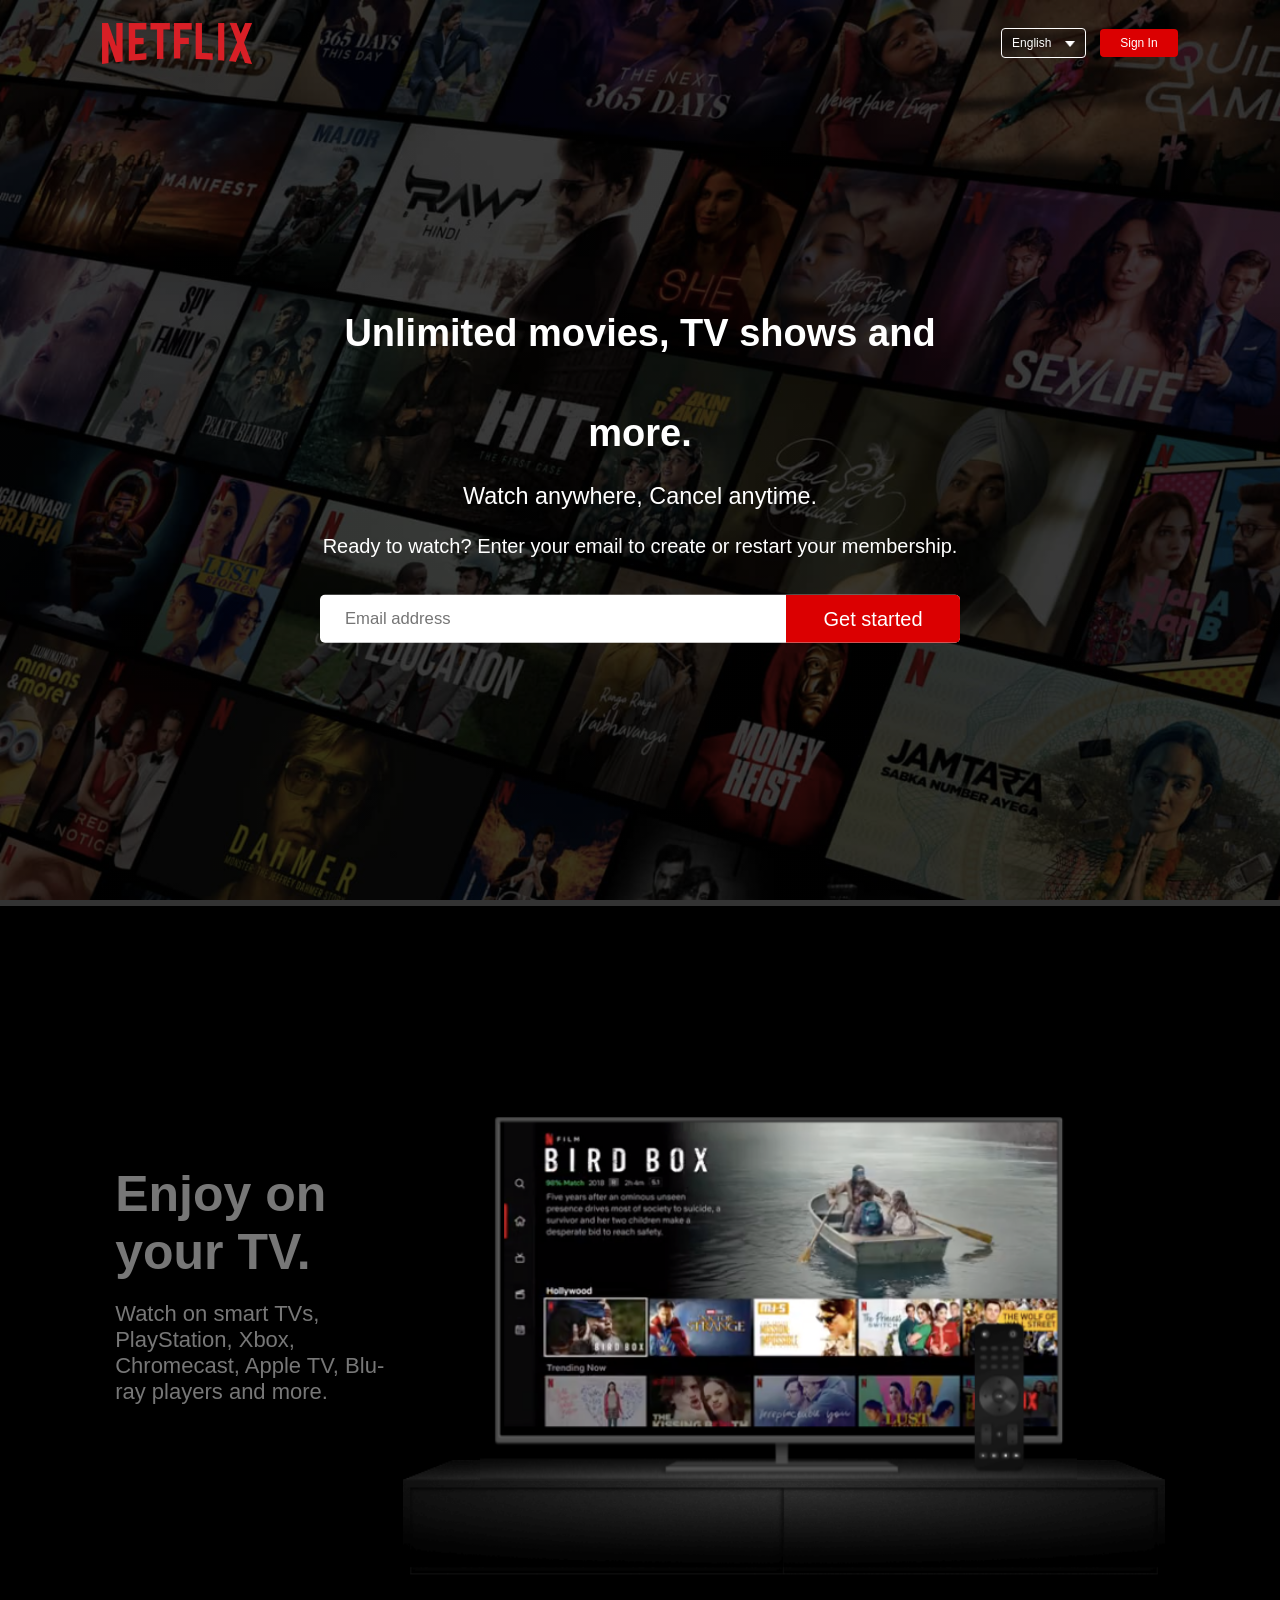
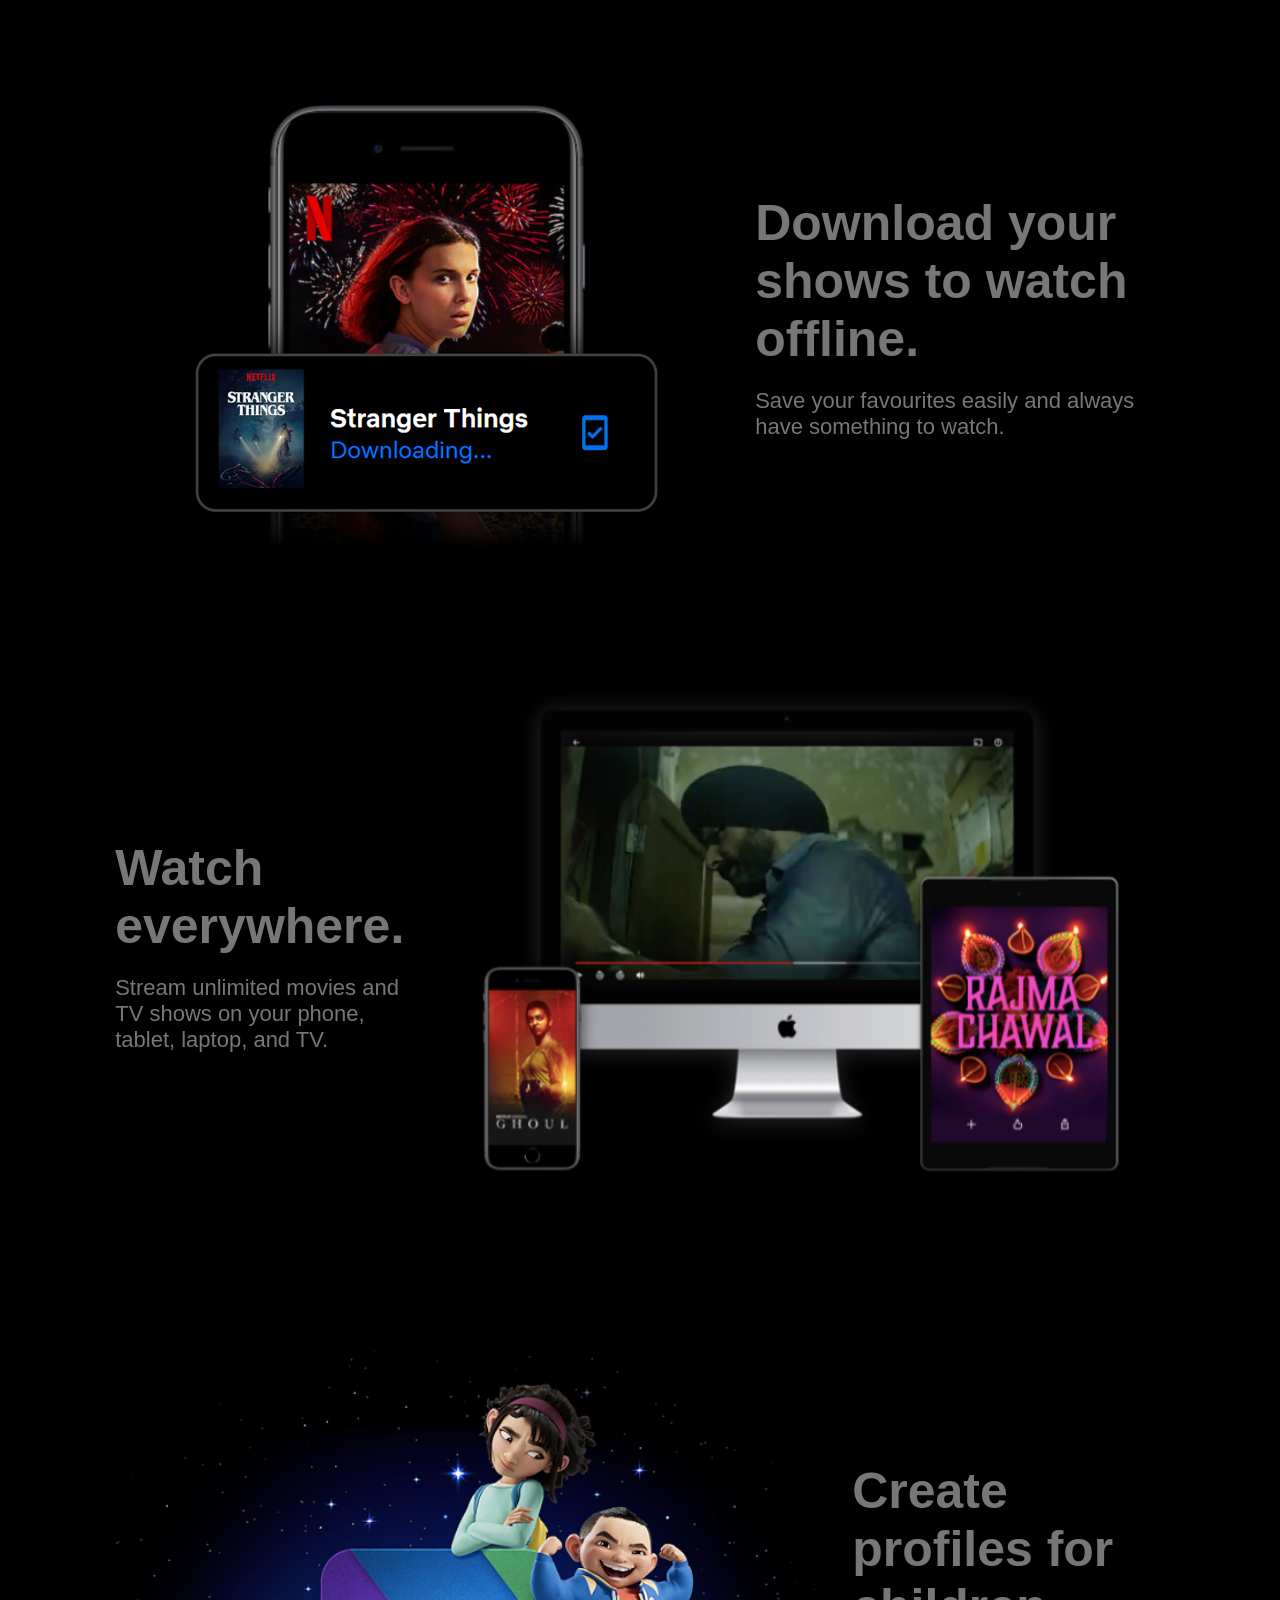
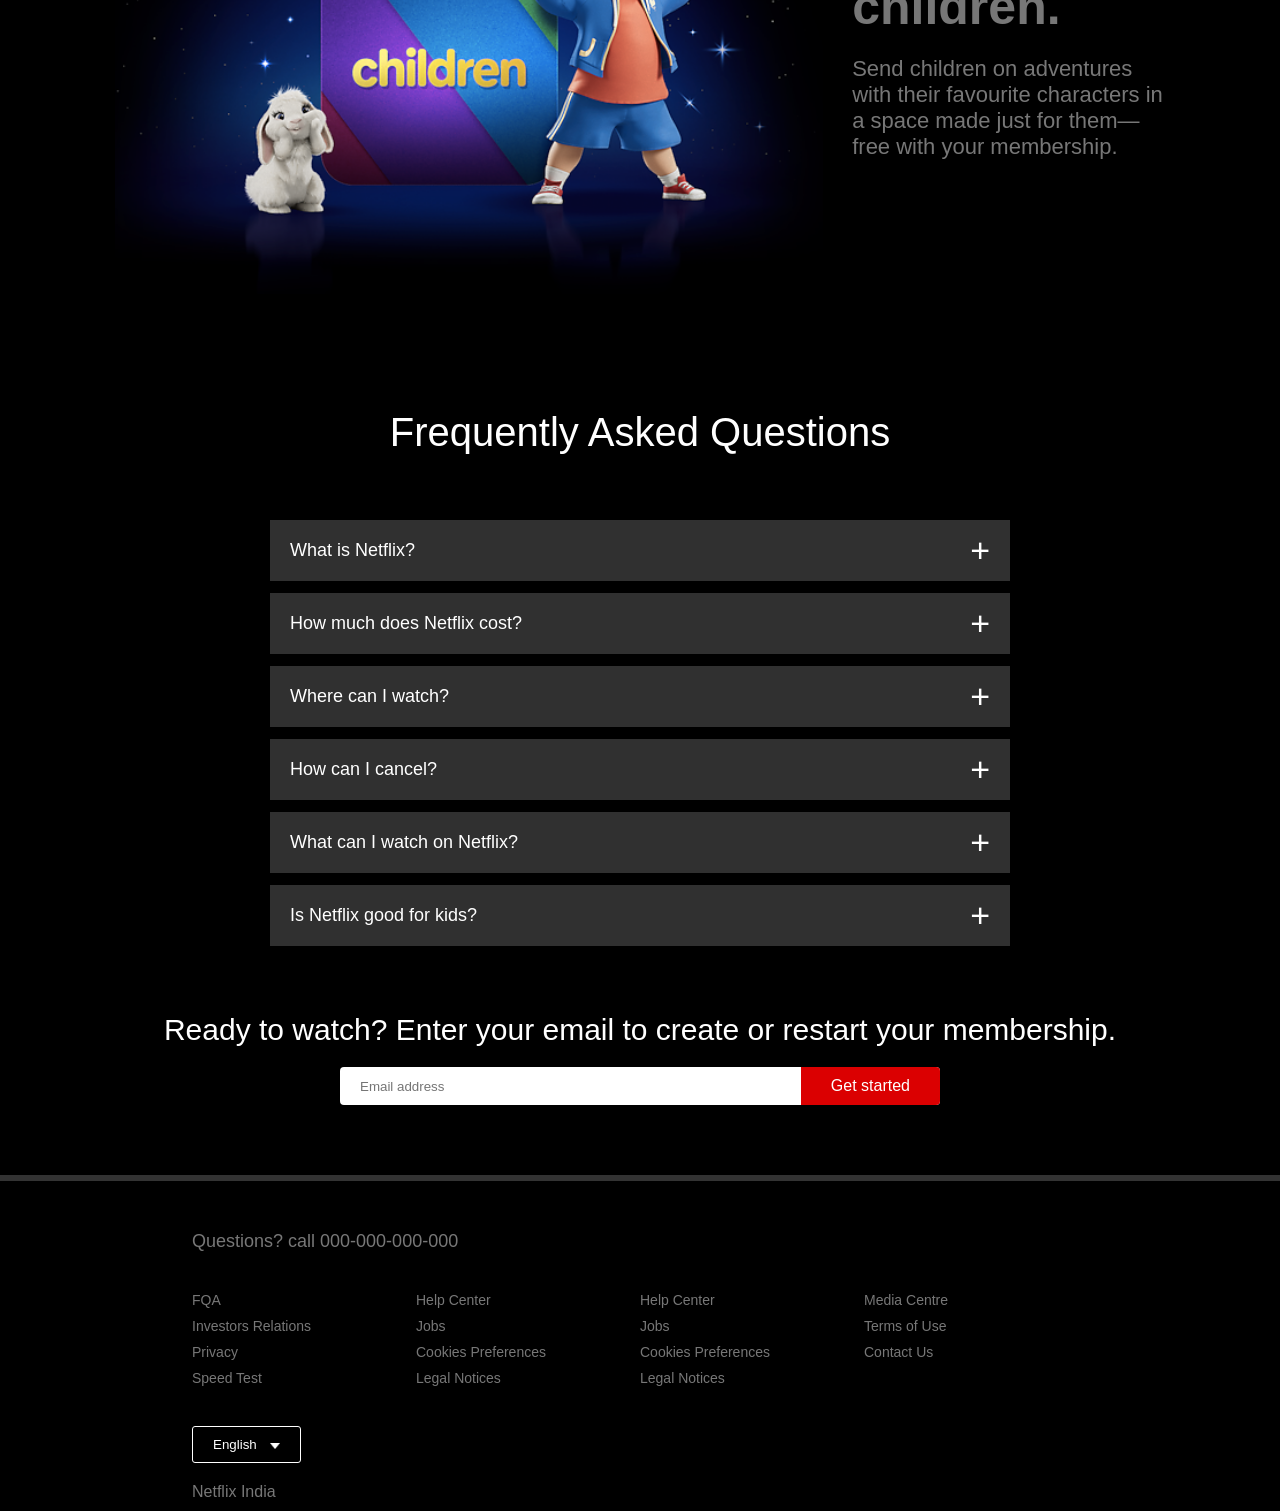
<file: index.html>
<!DOCTYPE html>
<html lang="en">
<head>
    <meta charset="UTF-8">
    <meta http-equiv="X-UA-Compatible" content="IE=edge">
    <meta name="viewport" content="width=device-width, initial-scale=1.0">
    <title>Netflix</title>
    <link rel="stylesheet" href="style.css">
    <link rel="shortcut icon" href="https://www.pixilart.com/images/art/705ba833f935409.png" type="image/x-icon">
</head>
<body>
     <div class="header">
        <nav>
            <img src="netflix-img/images/logo.png" class="logo">
            <div>
                <button class="language-btn">English <img src="netflix-img/images/down-icon.png"> </button>
                <button>Sign In</button>
            </div>
        </nav>
        <div class="header-content">
            <h1>Unlimited movies, TV shows and more.</h1>
            <h3>Watch anywhere, Cancel anytime.</h3>
            <p>Ready to watch? Enter your email to create or restart your membership.</p>
            <form class="email-signup">
                <input type="email" placeholder="Email address" required>
                <button type="submit">Get started</button>
            </form>
        </div>
     </div>
     <div class="features">
        <div class="row">
            <div class="text-col">
                <h2>Enjoy on your TV.</h2>
                <p>Watch on smart TVs, PlayStation, Xbox, Chromecast, Apple TV, Blu-ray players and more.</p>
            </div>
            <div class="img.col">
                <img  src="netflix-img/images/feature-1.png">
            </div>
        </div>
        <div class="row">
            <div class="img.col">
                <img src="netflix-img/images/feature-2.png">
            </div>
            <div class="text-col">
                <h2>Download your shows to watch offline.
                </h2>
                <p>Save your favourites easily and always have something to watch.

                </p>
            </div>
        </div>
        <div class="row">
            <div class="text-col">
                <h2>Watch everywhere.</h2>
                <p>Stream unlimited movies and TV shows on your phone, tablet, laptop, and TV.</p>
            </div>
            <div class="img.col">
                <img src="netflix-img/images/feature-3.png">
            </div>
        </div>
        <div class="row">
            <div class="img.col">
                <img src="netflix-img/images/feature-4.png">
            </div>
            <div class="text-col">
                <h2>Create profiles for children.</h2>
                <p>Send children on adventures with their favourite characters in a space made just for them—free with your membership.</p>
            </div>
        </div> 
     </div>

 <div class="faq">
    <h2>Frequently Asked Questions</h2>
    <ul class="accordion">
        <li>
            <input type="radio" name="accordion" id="first">
            <label for="first">What is Netflix?</label>
            <div class="content">
                <p>Netflix is a streaming service that offers a wide variety of award-winning TV shows, movies, anime, documentaries and more – on thousands of internet-connected devices. You can watch as much as you want, whenever you want, without a single ad – all for one low monthly price. There's always something new to discover, and new TV shows and movies are added every week!
                    
                 </p>
            </div>
        </li>
        <li>
            <input type="radio" name="accordion" id="Second">
            <label for="Second">How much does Netflix cost?</label>
            <div class="content">
                <p>
                    Watch Netflix on your smartphone, tablet, Smart TV, laptop, or streaming device, all for one fixed monthly fee. Plans range from ₹ 149 to ₹ 649 a month. No extra costs, no contracts
                 </p>
            </div>
        </li>
        <li>
            <input type="radio" name="accordion" id="Third">
            <label for="Third">Where can I watch?</label>
            <div class="content">
                <p>
                    Watch anywhere, anytime. Sign in with your Netflix account to watch instantly on the web at netflix.com from your personal computer or on any internet-connected device that offers the Netflix app, including smart TVs, smartphones, tablets, streaming media players and game consoles.
                 </p>
            </div>
        </li>
        <li>
            <input type="radio" name="accordion" id="Forth">
            <label for="Forth">How can I cancel?</label>
            <div class="content">
                <p>
                    Netflix is flexible. There are no annoying contracts and no commitments. You can easily cancel your account online in two clicks. There are no cancellation fees – start or stop your account anytime.
                 </p>
            </div>
        </li>
        <li>
            <input type="radio" name="accordion" id="Fifth">
            <label for="Fifth">What can I watch on Netflix?</label>
            <div class="content">
                <p>
                    Netflix has an extensive library of feature films, documentaries, TV shows, anime, award-winning Netflix originals, and more. Watch as much as you want, anytime you want.
                 </p>
            </div>
        </li>
        <li>
            <input type="radio" name="accordion" id="Sixth">
            <label for="Sixth">Is Netflix good for kids?</label>
            <div class="content">
                <p>
                    The Netflix Kids experience is included in your membership to give parents control while kids enjoy family-friendly TV shows and films in their own space.
                 </p>
            </div>
        </li>
    </ul>
    <small>
        Ready to watch? Enter your email to create or restart your membership.
    </small>
    <form class="email-signup">
        <input type="email" placeholder="Email address" required>
        <button type="submit">Get started</button>
    </form>
</div>   
<div class="footer">
    <h2>Questions? call 000-000-000-000</h2>
    <div class="row">
        <div class="col">
            <a href="#">FQA</a>
            <a href="#">Investors Relations</a>
            <a href="#">Privacy</a>
            <a href="#">Speed Test</a>
        </div>
        <div class="col">
            <a href="#">Help Center</a>
            <a href="#">Jobs</a>
            <a href="#">Cookies Preferences</a>
            <a href="#">Legal Notices</a>
        </div>
        <div class="col">
            <a href="#">Help Center</a>
            <a href="#">Jobs</a>
            <a href="#">Cookies Preferences</a>
            <a href="#">Legal Notices</a>
        </div>
        <div class="col">
            <a href="#">Media Centre</a>
            <a href="#">Terms of Use</a>
            <a href="#">Contact Us</a>
        </div>
    </div>
    <button class="language-btn">English <img src="netflix-img/images/down-icon.png"> </button>
    <p class="copyright-txt"></p>Netflix India</p>
</div>
</body>
</html>
</file>
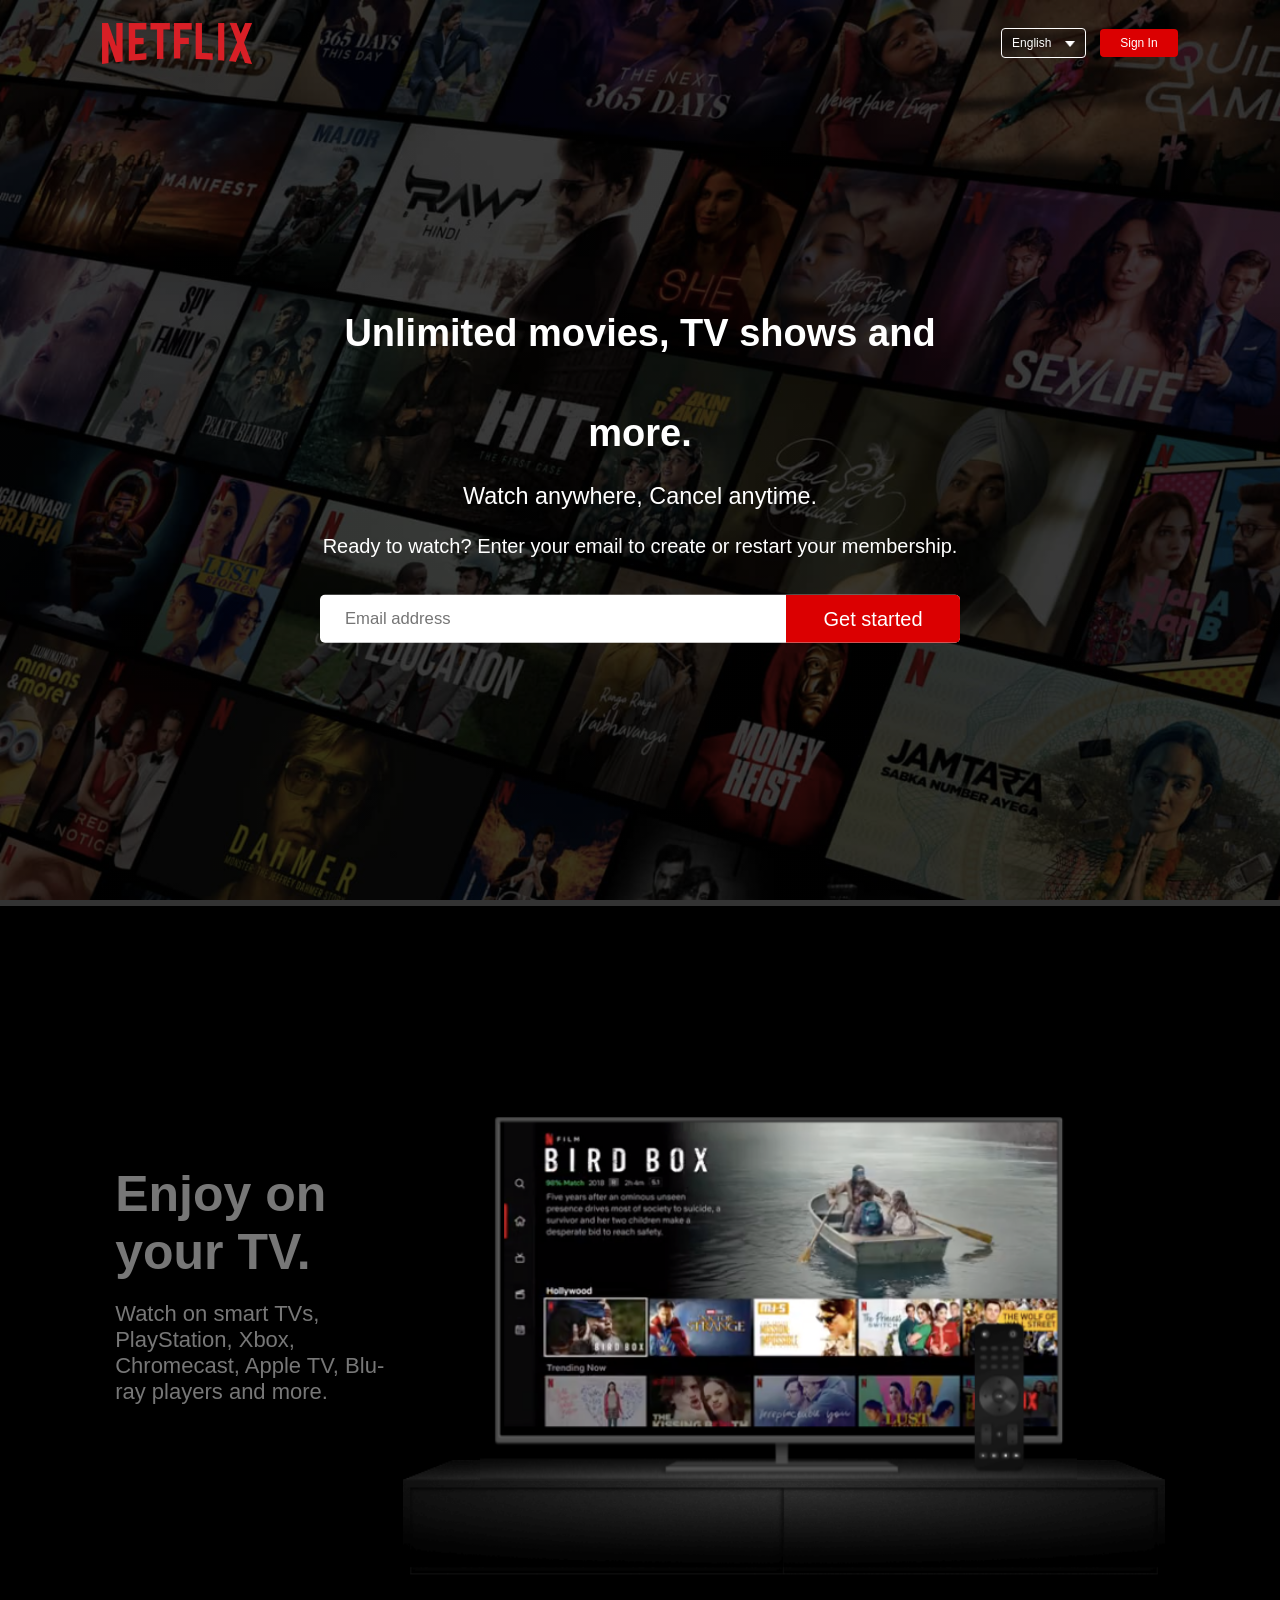
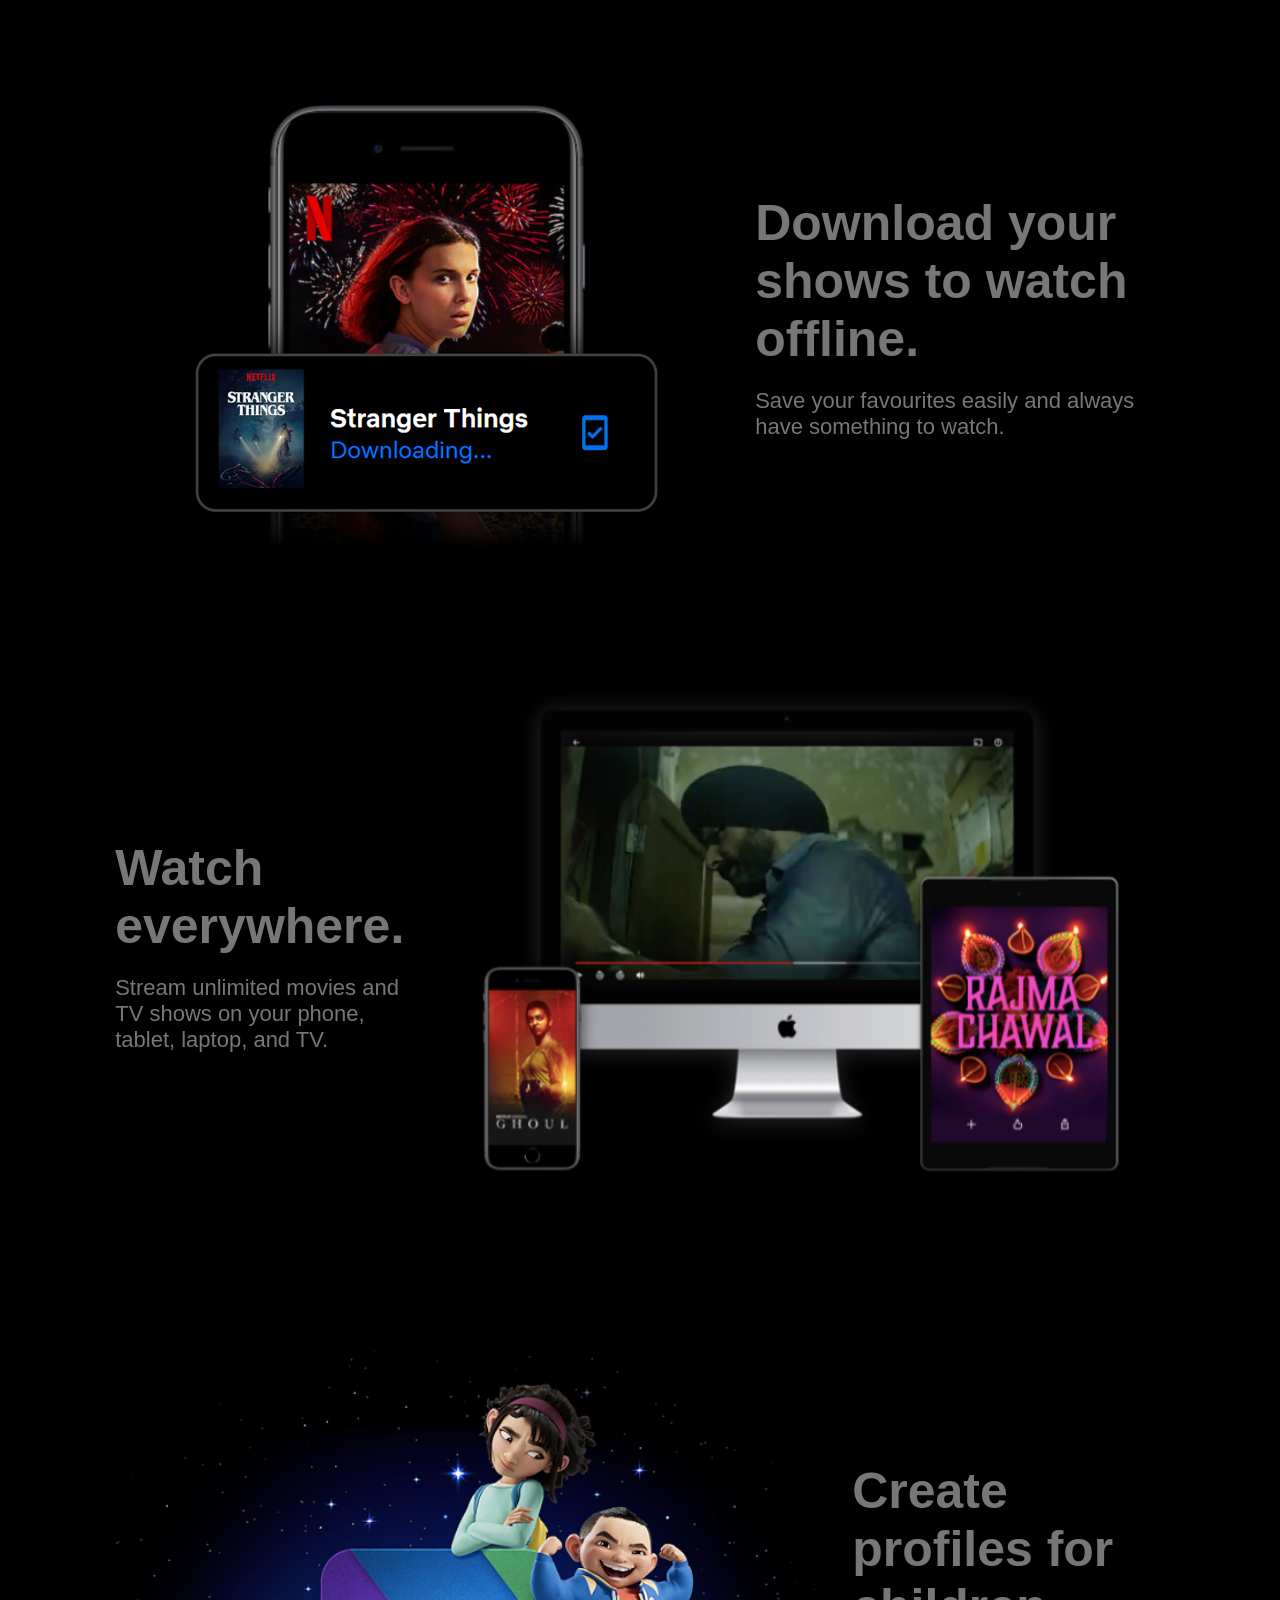
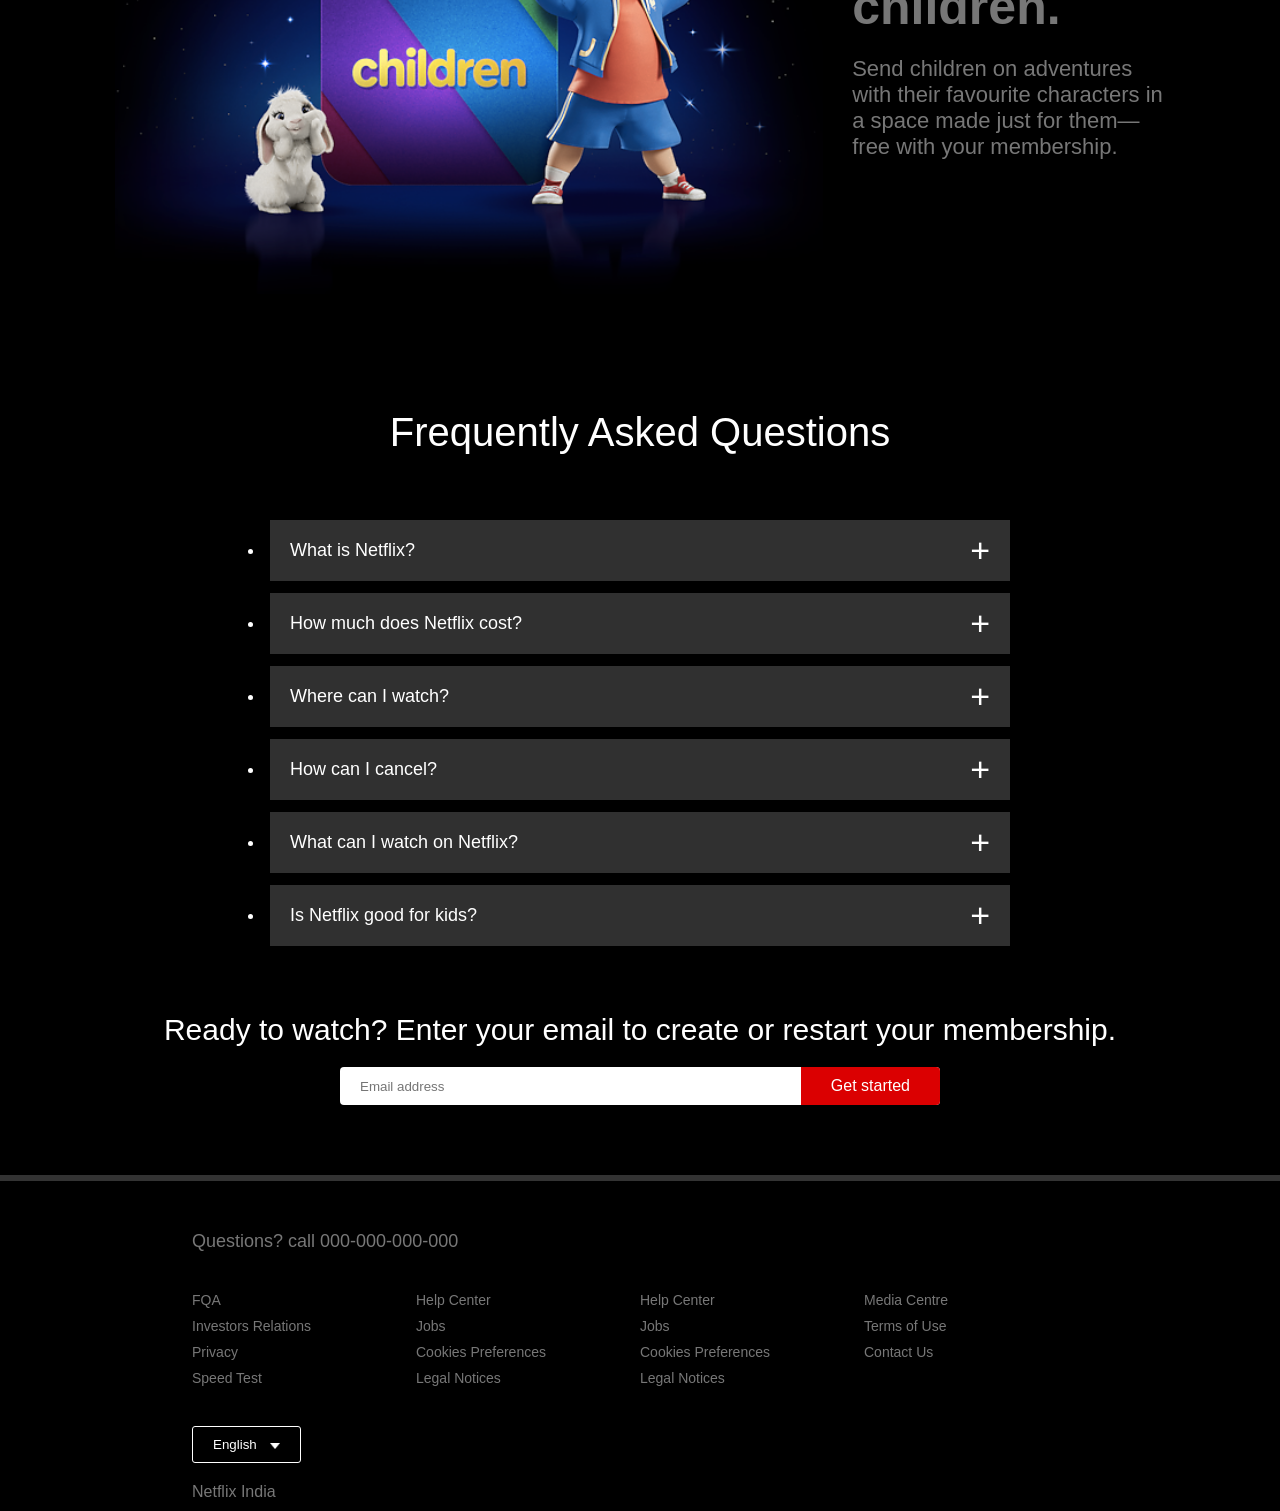
<file: Netflix/netflix.html>
<!DOCTYPE html>
<html lang="en">
<head>
    <meta charset="UTF-8">
    <meta http-equiv="X-UA-Compatible" content="IE=edge">
    <meta name="viewport" content="width=device-width, initial-scale=1.0">
    <title>Netflix</title>
    <link rel="stylesheet" href="netflix.css">
    <link rel="shortcut icon" href="https://www.pixilart.com/images/art/705ba833f935409.png" type="image/x-icon">
</head>
<body>
     <div class="header">
        <nav>
            <img src="netflix-img/images/logo.png" class="logo">
            <div>
                <button class="language-btn">English <img src="netflix-img/images/down-icon.png"> </button>
                <button>Sign In</button>
            </div>
        </nav>
        <div class="header-content">
            <h1>Unlimited movies, TV shows and more.</h1>
            <h3>Watch anywhere, Cancel anytime.</h3>
            <p>Ready to watch? Enter your email to create or restart your membership.</p>
            <form class="email-signup">
                <input type="email" placeholder="Email address" required>
                <button type="submit">Get started</button>
            </form>
        </div>
     </div>
     <div class="features">
        <div class="row">
            <div class="text-col">
                <h2>Enjoy on your TV.</h2>
                <p>Watch on smart TVs, PlayStation, Xbox, Chromecast, Apple TV, Blu-ray players and more.</p>
            </div>
            <div class="img.col">
                <img  src="netflix-img/images/feature-1.png">
            </div>
        </div>
        <div class="row">
            <div class="img.col">
                <img src="netflix-img/images/feature-2.png">
            </div>
            <div class="text-col">
                <h2>Download your shows to watch offline.
                </h2>
                <p>Save your favourites easily and always have something to watch.

                </p>
            </div>
        </div>
        <div class="row">
            <div class="text-col">
                <h2>Watch everywhere.</h2>
                <p>Stream unlimited movies and TV shows on your phone, tablet, laptop, and TV.</p>
            </div>
            <div class="img.col">
                <img src="netflix-img/images/feature-3.png">
            </div>
        </div>
        <div class="row">
            <div class="img.col">
                <img src="netflix-img/images/feature-4.png">
            </div>
            <div class="text-col">
                <h2>Create profiles for children.</h2>
                <p>Send children on adventures with their favourite characters in a space made just for them—free with your membership.</p>
            </div>
        </div> 
     </div>

 <div class="faq">
    <h2>Frequently Asked Questions</h2>
    <ul class="accordion">
        <li>
            <input type="radio" name="accordion" id="first">
            <label for="first">What is Netflix?</label>
            <div class="content">
                <p>Netflix is a streaming service that offers a wide variety of award-winning TV shows, movies, anime, documentaries and more – on thousands of internet-connected devices. You can watch as much as you want, whenever you want, without a single ad – all for one low monthly price. There's always something new to discover, and new TV shows and movies are added every week!
                    
                 </p>
            </div>
        </li>
        <li>
            <input type="radio" name="accordion" id="Second">
            <label for="Second">How much does Netflix cost?</label>
            <div class="content">
                <p>
                    Watch Netflix on your smartphone, tablet, Smart TV, laptop, or streaming device, all for one fixed monthly fee. Plans range from ₹ 149 to ₹ 649 a month. No extra costs, no contracts
                 </p>
            </div>
        </li>
        <li>
            <input type="radio" name="accordion" id="Third">
            <label for="Third">Where can I watch?</label>
            <div class="content">
                <p>
                    Watch anywhere, anytime. Sign in with your Netflix account to watch instantly on the web at netflix.com from your personal computer or on any internet-connected device that offers the Netflix app, including smart TVs, smartphones, tablets, streaming media players and game consoles.
                 </p>
            </div>
        </li>
        <li>
            <input type="radio" name="accordion" id="Forth">
            <label for="Forth">How can I cancel?</label>
            <div class="content">
                <p>
                    Netflix is flexible. There are no annoying contracts and no commitments. You can easily cancel your account online in two clicks. There are no cancellation fees – start or stop your account anytime.
                 </p>
            </div>
        </li>
        <li>
            <input type="radio" name="accordion" id="Fifth">
            <label for="Fifth">What can I watch on Netflix?</label>
            <div class="content">
                <p>
                    Netflix has an extensive library of feature films, documentaries, TV shows, anime, award-winning Netflix originals, and more. Watch as much as you want, anytime you want.
                 </p>
            </div>
        </li>
        <li>
            <input type="radio" name="accordion" id="Sixth">
            <label for="Sixth">Is Netflix good for kids?</label>
            <div class="content">
                <p>
                    The Netflix Kids experience is included in your membership to give parents control while kids enjoy family-friendly TV shows and films in their own space.
                 </p>
            </div>
        </li>
    </ul>
    <small>
        Ready to watch? Enter your email to create or restart your membership.
    </small>
    <form class="email-signup">
        <input type="email" placeholder="Email address" required>
        <button type="submit">Get started</button>
    </form>
</div>   
<div class="footer">
    <h2>Questions? call 000-000-000-000</h2>
    <div class="row">
        <div class="col">
            <a href="#">FQA</a>
            <a href="#">Investors Relations</a>
            <a href="#">Privacy</a>
            <a href="#">Speed Test</a>
        </div>
        <div class="col">
            <a href="#">Help Center</a>
            <a href="#">Jobs</a>
            <a href="#">Cookies Preferences</a>
            <a href="#">Legal Notices</a>
        </div>
        <div class="col">
            <a href="#">Help Center</a>
            <a href="#">Jobs</a>
            <a href="#">Cookies Preferences</a>
            <a href="#">Legal Notices</a>
        </div>
        <div class="col">
            <a href="#">Media Centre</a>
            <a href="#">Terms of Use</a>
            <a href="#">Contact Us</a>
        </div>
    </div>
    <button class="language-btn">English <img src="netflix-img/images/down-icon.png"> </button>
    <p class="copyright-txt"></p>Netflix India</p>
</div>
</body>
</html>
</file>
<file: style.css>
*{
    margin: 0;
    padding: 0;
    font-family: 'Poppins', sans-serif;
    box-sizing: border-box;
}
body{
    background: #000;
    color: #fff;
}     
.header{
    width: 100%;
    height: 100vh;
    background-image: linear-gradient(rgba(0,0,0,0.7),rgba(0, 0, 0, 0.7)), url('netflix-img/images/header-image.png');
    background-size: cover;
    background-position: center;
    padding: 3px 8%;
    position: relative;
}
nav{
    display: flex;
    align-items: center;
    justify-content: space-between;
    padding: 20px 0;
}
.logo{
    width: 150px;
    cursor: pointer;
    
}
nav button{
    border: 0;
    outline: 0;
    background: #db0001;
    color: #fff;
    padding: 7px 20px;
    font-size: 12px;
    border-radius: 4px;
    margin-left: 10px;
    cursor: pointer;
}
.language-btn{
   
    align-items: center;
    background: transparent;
    border: 1px solid #fff;
    padding: 7px 10px;
}
.language-btn img{
    width: 10px;
    margin-left: 10px;
}
.header-content{
    position: absolute;
    top: 50%;
    left: 50%;
    transform: translate(-50%,-50%);
    text-align: center;
    margin-top: 10px;
    zoom: 1.25;
    
    
}
.header-content h1{
    font-size: 1.90rem;
    line-height: 80px;
    font-weight: 700;
    max-width: 650px;
    
    
}
.header-content h3{
    font-weight: 400;
    margin-bottom: 20px;
    
}
.header-content p{
    font-weight: 400;
    margin-bottom: 20px;
    
}
.email-signup{
    background: #fff;
    border-radius: 4px;
    display: flex;
    align-items: center;
    margin-top: 30px;
    overflow: hidden;
    
}
.email-signup input{
    flex: 1;
    border: 0;
    outline: 0;
    margin-left: 20px;

} 
.email-signup button{
    background: #db0001;
    border: 0;
    outline: 0;
    color: #fff;
    font-size: 16px;
    cursor: pointer;
    padding: 10px 30px;

}    
.features{
    padding: 50px 9%;
    font-size: 22px;
    border-top: 6px solid #333;
    color: #777;
    
  
}
.row{
    display: flex;
    width: 100%;
    align-items: center;
    /* flex wrap: wrap; */
    padding: 50px 0;
   
   
}
.text-col{
    flex-basis: 50%;
    margin-bottom: 20px;
}
.img-col{
    flex-basis: 50%;
    margin-bottom: 20px;    
}
.img-col img{
    display: block;
    width: 90%;
    margin: auto;
}

.features h2{
    font-size: 50px;
    font-weight: 600;
    margin-bottom: 20px;
   
}
.faq{
    padding: 10px 12%;
    text-align: center;
    font-size: 18px;
}
.faq h2{
    font-weight: 500;
    font-size: 40px;
   
}
.accordion{
    margin: 60px auto;
    width: 100%;
    max-width: 750px;
}
.accordion li{
    
    width: 100%;
    max-width: 750px;
    padding: 5px;
    list-style: none;

}
.accordion li label{
    display: flex;
    align-items: center;  
    padding: 20px;
    font-size: 18px;
    font-weight: 500;
    background: #303030;
    margin-bottom: 2px;
    cursor: pointer;
    position: relative;
}
label::after{
    content: '+';
    font-size: 34px;
    position: absolute;
    right: 20px;
    transition: transform 0.5s;
}
input[type="radio"]{
    display: none;
}
.accordion .content{
    background: #303030;
    text-align: left;
    padding: 0 20px;
    max-height: 0;
    overflow: hidden;
    transition: max-height 0.5s, padding 0.5s;
}
.accordion input[type="radio"]:checked + label + .content{
    max-height: 600px;
    padding: 30px 20px;
}
.faq .email-signup{
    max-width: 600px;
    margin: 20px auto 60px;
}
.faq small{
    font-size: 30px;
}


.footer{
    padding: 50px 15% 10px;
    border-top: 6px solid #333;
    color: #777;
}
.footer h2{
    font-size: 18px;
    font-weight: 400;
    margin-bottom: 30px;
}
.footer .col{
    flex-basis: 25%;
    flex-grow: 1;
    margin-bottom: 20px;
}
.footer .col a{
    display: block;
    text-decoration: none;
    color: #777;
    font-size: 14px;
    margin-bottom: 10px;
}
.footer .row{
    align-items: flex-start;
    padding: 10px 0;
}
.footer .language-btn{
    color: #fff;
    padding: 10px 20px;
    border-radius: 3px;
}
.copyright-txt{
    font-size: 14px;
    margin-top: 20px;
    margin-bottom: 10px;
}
</file>
<file: Netflix/netflix.css>
*{
    margin: 0;
    padding: 0;
    font-family: 'Poppins', sans-serif;
    box-sizing: border-box;
}
body{
    background: #000;
    color: #fff;
}     
.header{
    width: 100%;
    height: 100vh;
    background-image: linear-gradient(rgba(0,0,0,0.7),rgba(0, 0, 0, 0.7)), url('netflix-img/images/header-image.png');
    background-size: cover;
    background-position: center;
    padding: 3px 8%;
    position: relative;
}
nav{
    display: flex;
    align-items: center;
    justify-content: space-between;
    padding: 20px 0;
}
.logo{
    width: 150px;
    cursor: pointer;
    
}
nav button{
    border: 0;
    outline: 0;
    background: #db0001;
    color: #fff;
    padding: 7px 20px;
    font-size: 12px;
    border-radius: 4px;
    margin-left: 10px;
    cursor: pointer;
}
.language-btn{
   
    align-items: center;
    background: transparent;
    border: 1px solid #fff;
    padding: 7px 10px;
}
.language-btn img{
    width: 10px;
    margin-left: 10px;
}
.header-content{
    position: absolute;
    top: 50%;
    left: 50%;
    transform: translate(-50%,-50%);
    text-align: center;
    margin-top: 10px;
    zoom: 1.25;
    
    
}
.header-content h1{
    font-size: 1.90rem;
    line-height: 80px;
    font-weight: 700;
    max-width: 650px;
    
    
}
.header-content h3{
    font-weight: 400;
    margin-bottom: 20px;
    
}
.header-content p{
    font-weight: 400;
    margin-bottom: 20px;
    
}
.email-signup{
    background: #fff;
    border-radius: 4px;
    display: flex;
    align-items: center;
    margin-top: 30px;
    overflow: hidden;
    
}
.email-signup input{
    flex: 1;
    border: 0;
    outline: 0;
    margin-left: 20px;

} 
.email-signup button{
    background: #db0001;
    border: 0;
    outline: 0;
    color: #fff;
    font-size: 16px;
    cursor: pointer;
    padding: 10px 30px;

}    
.features{
    padding: 50px 9%;
    font-size: 22px;
    border-top: 6px solid #333;
    color: #777;
    
  
}
.row{
    display: flex;
    width: 100%;
    align-items: center;
    /* flex wrap: wrap; */
    padding: 50px 0;
   
   
}
.text-col{
    flex-basis: 50%;
    margin-bottom: 20px;
}
.img-col{
    flex-basis: 50%;
    margin-bottom: 20px;    
}
.img-col img{
    display: block;
    width: 90%;
    margin: auto;
}

.features h2{
    font-size: 50px;
    font-weight: 600;
    margin-bottom: 20px;
   
}
.faq{
    padding: 10px 12%;
    text-align: center;
    font-size: 18px;
}
.faq h2{
    font-weight: 500;
    font-size: 40px;
   
}
.accordion{
    margin: 60px auto;
    width: 100%;
    max-width: 750px;
}
.accordion li{
    
    width: 100%;
    max-width: 750px;
    padding: 5px;

}
.accordion li label{
    display: flex;
    align-items: center;  
    padding: 20px;
    font-size: 18px;
    font-weight: 500;
    background: #303030;
    margin-bottom: 2px;
    cursor: pointer;
    position: relative;
}
label::after{
    content: '+';
    font-size: 34px;
    position: absolute;
    right: 20px;
    transition: transform 0.5s;
}
input[type="radio"]{
    display: none;
}
.accordion .content{
    background: #303030;
    text-align: left;
    padding: 0 20px;
    max-height: 0;
    overflow: hidden;
    transition: max-height 0.5s, padding 0.5s;
}
.accordion input[type="radio"]:checked + label + .content{
    max-height: 600px;
    padding: 30px 20px;
}
.faq .email-signup{
    max-width: 600px;
    margin: 20px auto 60px;
}
.faq small{
    font-size: 30px;
}


.footer{
    padding: 50px 15% 10px;
    border-top: 6px solid #333;
    color: #777;
}
.footer h2{
    font-size: 18px;
    font-weight: 400;
    margin-bottom: 30px;
}
.footer .col{
    flex-basis: 25%;
    flex-grow: 1;
    margin-bottom: 20px;
}
.footer .col a{
    display: block;
    text-decoration: none;
    color: #777;
    font-size: 14px;
    margin-bottom: 10px;
}
.footer .row{
    align-items: flex-start;
    padding: 10px 0;
}
.footer .language-btn{
    color: #fff;
    padding: 10px 20px;
    border-radius: 3px;
}
.copyright-txt{
    font-size: 14px;
    margin-top: 20px;
    margin-bottom: 10px;
}
</file>
